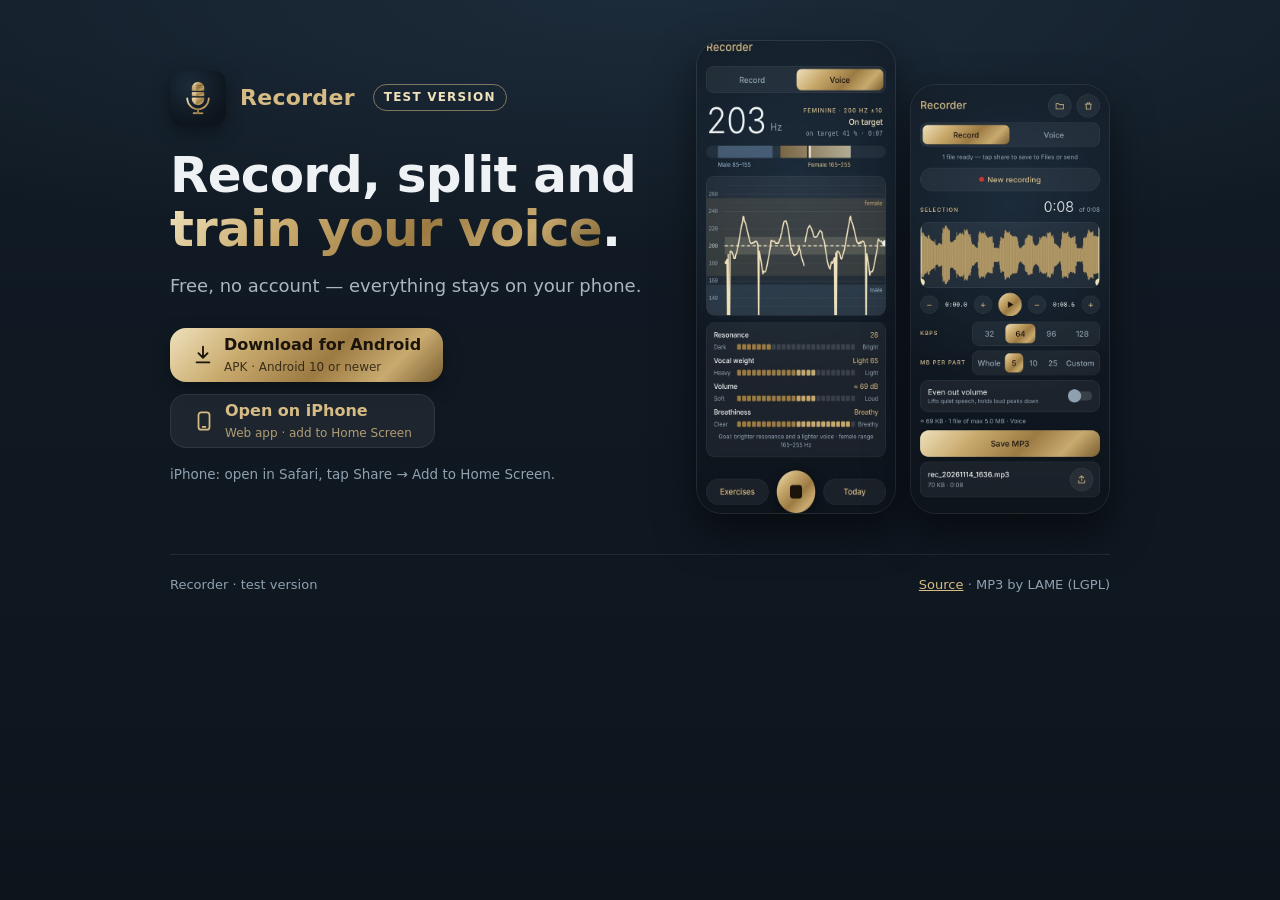
<file: web/index.html>
<!doctype html>
<html lang="en">
<head>
<meta charset="utf-8">
<meta name="viewport" content="width=device-width, initial-scale=1, viewport-fit=cover">
<title>Recorder</title>
<meta name="description" content="Recorder: record, trim and split audio into MP3 parts, and train your voice with live pitch, resonance and weight. Free for Android and iPhone.">
<meta name="theme-color" content="#121C26">
<link rel="icon" href="app/icons/icon-192.png" type="image/png">
<link rel="apple-touch-icon" href="app/icons/apple-touch-icon.png">
<style>
:root {
  --bg: #121C26; --bg2: #0D141C; --text: #EEF2F5; --soft: #8FA1B0; --softer: #A9B6C2; --brass-t: #D6BB85; --brass-l: #EFE1BB; --on-brass: #1A140A;
  --panel: rgba(255,255,255,0.06); --stroke: rgba(255,255,255,0.08);
  --metal: linear-gradient(135deg, #EFE1BB 0%, #C8A96C 30%, #9C7B43 58%, #C9AB70 80%, #7A5F30 100%);
  color-scheme: dark;
}
* { box-sizing: border-box; }
html, body { margin: 0; }
body {
  background: radial-gradient(ellipse 80% 40% at 50% 0%, #1C2B3A, rgba(28,43,58,0)) no-repeat, linear-gradient(180deg, var(--bg), var(--bg2)) fixed;
  background-color: var(--bg2); color: var(--text);
  font: 16px/1.55 system-ui, -apple-system, 'Segoe UI', Roboto, sans-serif; -webkit-font-smoothing: antialiased;
}
main { max-width: 980px; margin: 0 auto; padding: calc(40px + env(safe-area-inset-top)) 20px 32px; }
a { color: var(--brass-t); }
.hero { display: grid; grid-template-columns: 1fr auto; gap: 40px; align-items: center; }
.brand { display: flex; align-items: center; gap: 14px; margin-bottom: 22px; }
.brand img { width: 56px; height: 56px; border-radius: 14px; box-shadow: 0 6px 18px rgba(0,0,0,.4); }
.test-badge { font-style: normal; display: inline-block; margin-left: 4px; padding: 3px 10px; border-radius: 999px; border: 1px solid rgba(214,187,133,.55); color: var(--brass-l); font-size: 12px; font-weight: 600; letter-spacing: 1.2px; text-transform: uppercase; }
.hint { margin: 16px 0 0; color: var(--soft); font-size: 13.5px; }
.test-note { border: 1px solid rgba(214,187,133,.4); background: rgba(214,187,133,.07); border-radius: 14px; padding: 12px 16px; color: var(--softer); font-size: 14px; margin: 0 0 22px; max-width: 36em; }
.test-note b { color: var(--brass-l); }
.brand span { font-size: 22px; font-weight: 600; color: var(--brass-t); letter-spacing: .3px; }
h1 { font-size: clamp(32px, 6vw, 50px); line-height: 1.08; font-weight: 600; margin: 0 0 16px; letter-spacing: -.8px; text-wrap: balance; }
h1 em { font-style: normal; background: var(--metal); -webkit-background-clip: text; background-clip: text; color: transparent; }
.lead { color: var(--softer); font-size: 18px; max-width: 34em; margin: 0 0 28px; }
.buttons { display: flex; gap: 12px; flex-wrap: wrap; }
.btn { display: inline-flex; align-items: center; gap: 10px; min-height: 54px; padding: 0 22px; border-radius: 16px; font-weight: 600; text-decoration: none; font-size: 16px; }
.btn.primary { background: var(--metal); color: var(--on-brass); box-shadow: 0 6px 18px rgba(0,0,0,.35); }
.btn.secondary { background: var(--panel); border: 1px solid var(--stroke); color: var(--brass-t); }
.btn small { display: block; font-weight: 400; font-size: 12px; opacity: .8; }
.btn svg { flex-shrink: 0; }
.phones { display: flex; gap: 14px; }
.phones img { width: 200px; border-radius: 26px; border: 1px solid var(--stroke); box-shadow: 0 18px 40px rgba(0,0,0,.5); display: block; }
.phones img:nth-child(2) { margin-top: 44px; }
h2 { font-size: 24px; font-weight: 600; margin: 72px 0 18px; }
.caps { font-size: 12px; font-weight: 600; letter-spacing: 1.6px; text-transform: uppercase; color: var(--brass-t); margin-bottom: 6px; }
.grid { display: grid; grid-template-columns: repeat(3, minmax(0, 1fr)); gap: 14px; }
.card { background: var(--panel); border: 1px solid var(--stroke); border-radius: 18px; padding: 20px; }
.card h3 { margin: 0 0 6px; font-size: 17px; font-weight: 600; }
.card p { margin: 0; color: var(--softer); font-size: 14.5px; }
.install { display: grid; grid-template-columns: repeat(2, minmax(0, 1fr)); gap: 14px; }
.install ol { margin: 10px 0 0; padding-left: 22px; color: var(--softer); }
.install li { margin: 6px 0; }
.install li b { color: var(--text); font-weight: 600; }
.note { margin-top: 14px; font-size: 13.5px; color: var(--soft); }
.compare { width: 100%; border-collapse: collapse; font-size: 14.5px; }
.compare th, .compare td { text-align: left; padding: 10px 8px; border-bottom: 1px solid var(--stroke); }
.compare th { color: var(--brass-t); font-weight: 600; font-size: 13px; }
.compare td:first-child { color: var(--softer); }
.privacy { border: 1px solid rgba(214,187,133,.35); border-radius: 18px; padding: 20px; color: var(--softer); }
.privacy b { color: var(--text); }
footer { margin-top: 40px; padding-top: 20px; border-top: 1px solid var(--stroke); color: var(--soft); font-size: 13px; display: flex; gap: 16px; flex-wrap: wrap; justify-content: space-between; }
@media (max-width: 820px) {
  .hero { grid-template-columns: 1fr; }
  .phones { justify-content: center; }
  .phones img { width: calc(50vw - 30px); max-width: 200px; }
  .grid, .install { grid-template-columns: 1fr; }
  h2 { margin-top: 56px; }
}
</style>
</head>
<body>
<main>
  <section class="hero">
    <div>
      <div class="brand"><img src="app/icons/icon-192.png" alt=""><span>Recorder</span><em class="test-badge">Test version</em></div>
      <h1>Record, split and <em>train your voice</em>.</h1>
      <p class="lead">Free, no account — everything stays on your phone.</p>
      <div class="buttons">
        <a class="btn primary" id="apk" href="../../releases/latest/download/Recorder.apk">
          <svg width="22" height="22" viewBox="0 0 24 24" fill="none" stroke="currentColor" stroke-width="2" stroke-linecap="round" stroke-linejoin="round" aria-hidden="true"><path d="M12 3v12M7 10l5 5 5-5M5 20h14"/></svg>
          <span>Download for Android<small>APK · Android 10 or newer</small></span>
        </a>
        <a class="btn secondary" href="app/">
          <svg width="22" height="22" viewBox="0 0 24 24" fill="none" stroke="currentColor" stroke-width="1.9" stroke-linejoin="round" aria-hidden="true"><rect x="6" y="2.5" width="12" height="19" rx="3"/><path d="M10.5 18.5h3" stroke-linecap="round"/></svg>
          <span>Open on iPhone<small>Web app · add to Home Screen</small></span>
        </a>
      </div>
      <p class="hint">iPhone: open in Safari, tap Share → Add to Home Screen.</p>
    </div>
    <div class="phones" aria-hidden="true">
      <img src="img/voice.jpg" alt="">
      <img src="img/record.jpg" alt="">
    </div>
  </section>

  <footer>
    <span>Recorder · test version</span>
    <span><a href="../">Source</a> · MP3 by LAME (LGPL)</span>
  </footer>
</main>
<script>
  // Point links at the GitHub repo this page is served for (user.github.io/repo/).
  (function () {
    var m = location.hostname.match(/^([^.]+)\.github\.io$/), repo = location.pathname.split('/').filter(Boolean)[0];
    if (!m || !repo) return;
    var base = 'https://github.com/' + m[1] + '/' + repo;
    document.getElementById('apk').href = base + '/releases/latest/download/Recorder.apk';
    document.querySelectorAll('footer a')[0].href = base;
  })();
</script>
</body>
</html>
</file>
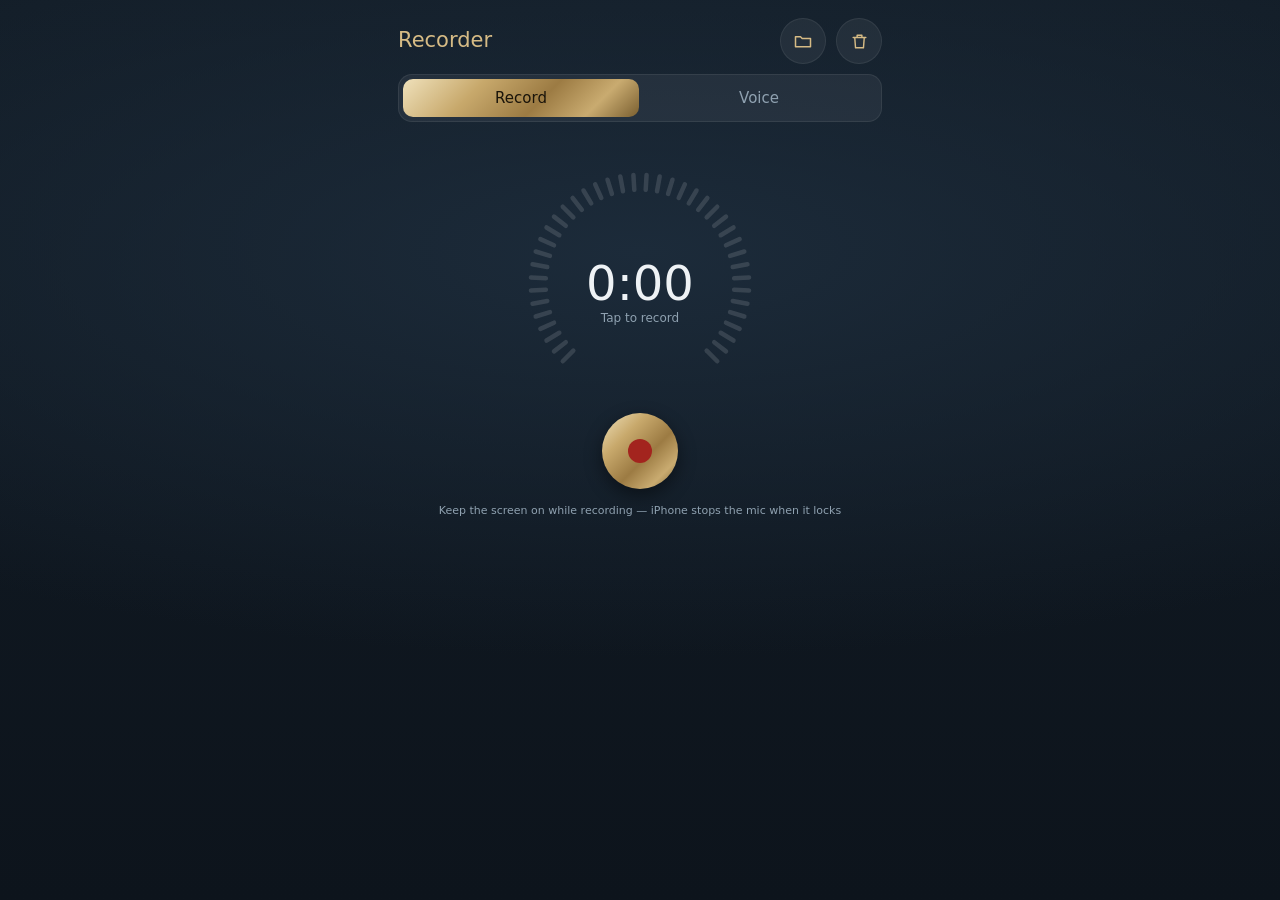
<file: web/app/index.html>
<!doctype html>
<html lang="en">
<head>
<meta charset="utf-8">
<meta name="viewport" content="width=device-width, initial-scale=1, viewport-fit=cover">
<title>Recorder</title>
<meta name="description" content="Record, trim and split audio into MP3 parts, and train your voice with live pitch, resonance and weight.">
<meta name="theme-color" content="#121C26">
<meta name="apple-mobile-web-app-capable" content="yes">
<meta name="mobile-web-app-capable" content="yes">
<meta name="apple-mobile-web-app-status-bar-style" content="black-translucent">
<meta name="apple-mobile-web-app-title" content="Recorder">
<link rel="manifest" href="manifest.webmanifest">
<link rel="icon" href="icons/icon-192.png" type="image/png">
<link rel="apple-touch-icon" href="icons/apple-touch-icon.png">
<link rel="stylesheet" href="app.css">
</head>
<body>
<div id="app"></div>
<noscript><p style="padding:24px">Recorder needs JavaScript.</p></noscript>
<script type="module" src="js/main.js"></script>
</body>
</html>
</file>
<file: web/app/app.css>
/* Recorder web app — same look as the Android app (FineVolume brass on Nile navy).
   One-column phone layout; dark only, like the app. */
:root {
  --bg: #121C26; --bg2: #0D141C; --glow: #1C2B3A;
  --text: #EEF2F5; --soft: #8FA1B0; --softer: #A9B6C2;
  --brass-t: #D6BB85; --brass: #C8A96C; --brass-l: #EFE1BB; --brass-d: #9C7B43; --on-brass: #1A140A;
  --panel: rgba(255,255,255,0.06); --stroke: rgba(255,255,255,0.07); --off: rgba(255,255,255,0.13);
  --male: #9DB7D0; --rec: #A3241E;
  --metal: linear-gradient(135deg, #EFE1BB 0%, #C8A96C 30%, #9C7B43 58%, #C9AB70 80%, #7A5F30 100%);
  --font: 'Roboto', system-ui, -apple-system, 'Segoe UI', sans-serif;
  --mono: 'Roboto Mono', ui-monospace, Menlo, monospace;
  color-scheme: dark;
}
* { box-sizing: border-box; -webkit-tap-highlight-color: transparent; }
html, body { margin: 0; min-height: 100%; }
body {
  background: radial-gradient(ellipse 90% 45% at 50% 28%, var(--glow), rgba(28,43,58,0) 100%) fixed, linear-gradient(180deg, var(--bg), var(--bg2)) fixed;
  background-color: var(--bg2);
  color: var(--text); font: 15px/1.4 var(--font);
  -webkit-font-smoothing: antialiased; overscroll-behavior-y: none;
}
#app {
  max-width: 520px; margin: 0 auto; min-height: 100vh; min-height: 100dvh;
  padding: calc(18px + env(safe-area-inset-top)) max(18px, env(safe-area-inset-right)) calc(22px + env(safe-area-inset-bottom)) max(18px, env(safe-area-inset-left));
  display: flex; flex-direction: column; gap: 12px;
}
button { font: inherit; color: inherit; cursor: pointer; border: none; background: none; }
button:focus-visible, [tabindex]:focus-visible, input:focus-visible, textarea:focus-visible { outline: 2px solid var(--brass-l); outline-offset: 2px; }
.row { display: flex; align-items: center; gap: 10px; }
.col { display: flex; flex-direction: column; gap: 8px; }
.grow { flex: 1; min-width: 0; }
.spacer { flex: 1; }
.title { font-size: 21px; font-weight: 500; color: var(--brass-t); }
.h2 { font-size: 20px; font-weight: 500; }
.caps { font-size: 11px; font-weight: 500; letter-spacing: 1.6px; text-transform: uppercase; color: var(--brass-t); }
.soft { color: var(--soft); } .small { font-size: 12px; } .tiny { font-size: 11px; }
.mono { font-family: var(--mono); }
.brass-text { color: var(--brass-t); }
.big { font-size: 64px; font-weight: 300; letter-spacing: -2px; line-height: 1; font-variant-numeric: tabular-nums; }
.panel { background: var(--panel); border: 1px solid var(--stroke); border-radius: 16px; padding: 12px 14px; }
.btn { min-height: 52px; border-radius: 16px; padding: 0 18px; background: var(--metal); color: var(--on-brass); font-weight: 500; font-size: 16px; display: inline-flex; align-items: center; justify-content: center; gap: 8px; }
.btn[disabled] { opacity: .5; }
.ghost { min-height: 46px; border-radius: 23px; padding: 0 16px; background: var(--panel); border: 1px solid var(--stroke); color: var(--brass-t); font-weight: 500; display: inline-flex; align-items: center; justify-content: center; gap: 6px; }
.round { width: 46px; height: 46px; border-radius: 50%; background: var(--panel); border: 1px solid var(--stroke); color: var(--brass-t); display: inline-flex; align-items: center; justify-content: center; flex-shrink: 0; }
.round.metal { background: var(--metal); border: none; color: var(--on-brass); }
.rec-btn { width: 76px; height: 76px; border-radius: 50%; background: var(--metal); box-shadow: 0 6px 18px rgba(0,0,0,.45); display: inline-flex; align-items: center; justify-content: center; flex-shrink: 0; }
.rec-btn .dot { width: 24px; height: 24px; border-radius: 50%; background: var(--rec); }
.rec-btn.on .dot { border-radius: 5px; background: var(--on-brass); }
.tabs { display: flex; gap: 2px; padding: 4px; border-radius: 14px; background: var(--panel); border: 1px solid var(--stroke); }
.tabs button { flex: 1; min-height: 38px; border-radius: 10px; color: var(--soft); font-weight: 500; white-space: nowrap; padding: 0 6px; }
.tabs button.on { background: var(--metal); color: var(--on-brass); }
.chip { min-height: 34px; border-radius: 17px; padding: 0 13px; background: var(--panel); border: 1px solid rgba(255,255,255,.1); color: #C9D2DB; font-size: 13px; white-space: nowrap; }
.chip.on { background: var(--metal); color: var(--on-brass); border: none; font-weight: 500; }
.chips { display: flex; gap: 6px; overflow-x: auto; scrollbar-width: none; padding-bottom: 2px; }
.chips::-webkit-scrollbar { display: none; }
.switch { position: relative; width: 48px; height: 28px; flex-shrink: 0; }
.switch input { opacity: 0; width: 100%; height: 100%; margin: 0; position: absolute; cursor: pointer; }
.switch span { position: absolute; inset: 5px 0; border-radius: 9px; background: var(--off); pointer-events: none; transition: background .15s; }
.switch span::after { content: ""; position: absolute; left: 0; top: -4px; width: 26px; height: 26px; border-radius: 50%; background: var(--soft); transition: transform .15s; }
.switch input:checked + span { background: #8A6D3B; }
.switch input:checked + span::after { transform: translateX(22px); background: linear-gradient(135deg, #EFE1BB, #C8A96C 45%, #9C7B43); }
canvas { display: block; width: 100%; }
.chart { border-radius: 16px; background: var(--panel); border: 1px solid var(--stroke); touch-action: none; }
.tiles { display: grid; grid-template-columns: repeat(2, minmax(0, 1fr)); gap: 8px; }
.tiles.three { grid-template-columns: repeat(3, minmax(0, 1fr)); }
.tile { background: var(--panel); border: 1px solid var(--stroke); border-radius: 14px; padding: 11px 13px; display: flex; flex-direction: column; gap: 2px; min-width: 0; }
.tile .v { font-size: 26px; font-weight: 300; line-height: 1.15; font-variant-numeric: tabular-nums; }
.tile .s { font-size: 12px; color: var(--brass-t); }
.kv { display: flex; align-items: baseline; gap: 8px; padding: 8px 0; border-bottom: 1px solid rgba(255,255,255,.06); }
.kv:last-child { border-bottom: none; }
.kv .k { flex: 1; color: #C9D2DB; } .kv .n { font-size: 12px; color: var(--brass-t); }
.item { display: flex; align-items: center; gap: 12px; padding: 11px 12px 11px 14px; border-radius: 14px; background: var(--panel); border: 1px solid var(--stroke); }
.add { min-width: 74px; min-height: 36px; border-radius: 18px; border: 1px solid rgba(214,187,133,.5); color: var(--brass-t); font-size: 13px; font-weight: 500; }
.add.on { background: var(--metal); color: var(--on-brass); border: none; }
.header { display: flex; align-items: center; gap: 12px; }
.header .h2 { flex: 1; min-width: 0; overflow: hidden; text-overflow: ellipsis; white-space: nowrap; }
textarea, input[type=number], input[type=text] { width: 100%; background: rgba(13,20,28,.5); color: var(--text); border: 1px solid rgba(255,255,255,.1); border-radius: 10px; padding: 9px 10px; font: 15px var(--font); resize: none; }
input[type=range] { width: 100%; accent-color: var(--brass); }
.notice { border: 1px solid rgba(214,187,133,.35); border-radius: 14px; padding: 12px 14px; color: var(--softer); font-size: 13px; }
.progress { height: 6px; border-radius: 3px; background: var(--off); overflow: hidden; }
.progress > div { height: 100%; width: 0; background: linear-gradient(90deg, var(--brass-d), var(--brass-l)); transition: width .2s; }
.hidden { display: none !important; }
.goal-switch { display: grid; grid-template-columns: 1fr 1fr; gap: 8px; }
.goal-switch button { min-height: 58px; border-radius: 16px; background: var(--panel); border: 1.5px solid rgba(214,187,133,.35); color: var(--softer); display: flex; flex-direction: column; align-items: center; justify-content: center; gap: 1px; padding: 6px 8px; }
.goal-switch button .g1 { font-size: 16px; font-weight: 600; color: var(--brass-t); }
.goal-switch button .g2 { font-size: 11.5px; }
.goal-switch button.on { background: var(--metal); border-color: transparent; color: var(--on-brass); box-shadow: 0 4px 14px rgba(0,0,0,.35); }
.goal-switch button.on .g1 { color: var(--on-brass); }
.goal-switch.large button { min-height: 92px; }
.goal-switch.large button .g1 { font-size: 19px; }
.goal-switch.large button .g2 { font-size: 13px; }
.toast { position: fixed; left: 50%; bottom: calc(24px + env(safe-area-inset-bottom)); transform: translateX(-50%); background: #1F2D3C; color: var(--text); border: 1px solid var(--stroke); padding: 10px 16px; border-radius: 20px; font-size: 14px; z-index: 50; box-shadow: 0 6px 20px rgba(0,0,0,.4); max-width: 90vw; }
.modal-back { position: fixed; inset: 0; background: rgba(5,10,15,.7); z-index: 40; display: flex; align-items: center; justify-content: center; padding: 20px; }
.modal { width: 100%; max-width: 400px; max-height: 85vh; overflow: auto; background: #162230; border: 1px solid var(--stroke); border-radius: 22px; padding: 22px; display: flex; flex-direction: column; gap: 12px; }
.medal { width: 72px; height: 72px; border-radius: 50%; background: var(--metal); color: var(--on-brass); display: flex; align-items: center; justify-content: center; font-size: 30px; align-self: center; }
.passage { font-size: 17px; line-height: 1.5; }
a { color: var(--brass-t); }
.list-gap > * + * { margin-top: 6px; }
@media (prefers-reduced-motion: reduce) { * { transition: none !important; } }
</file>
